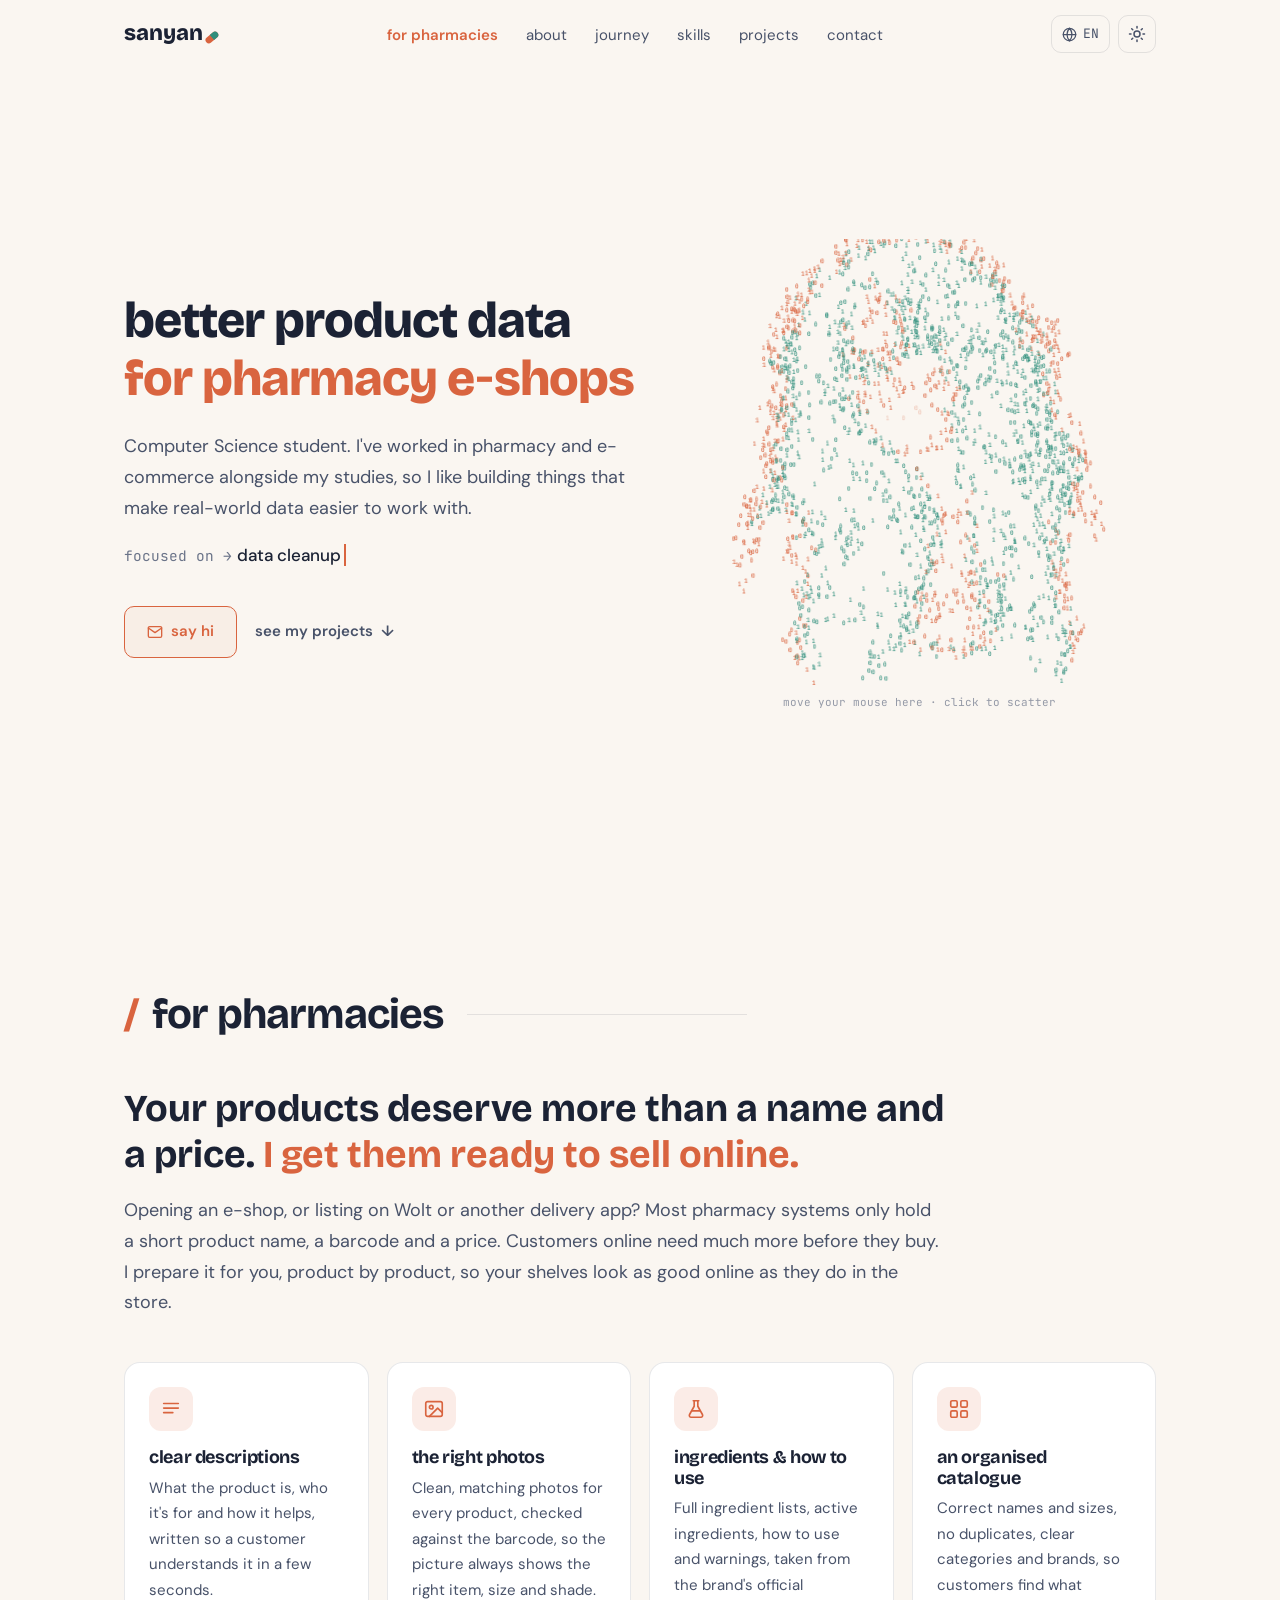
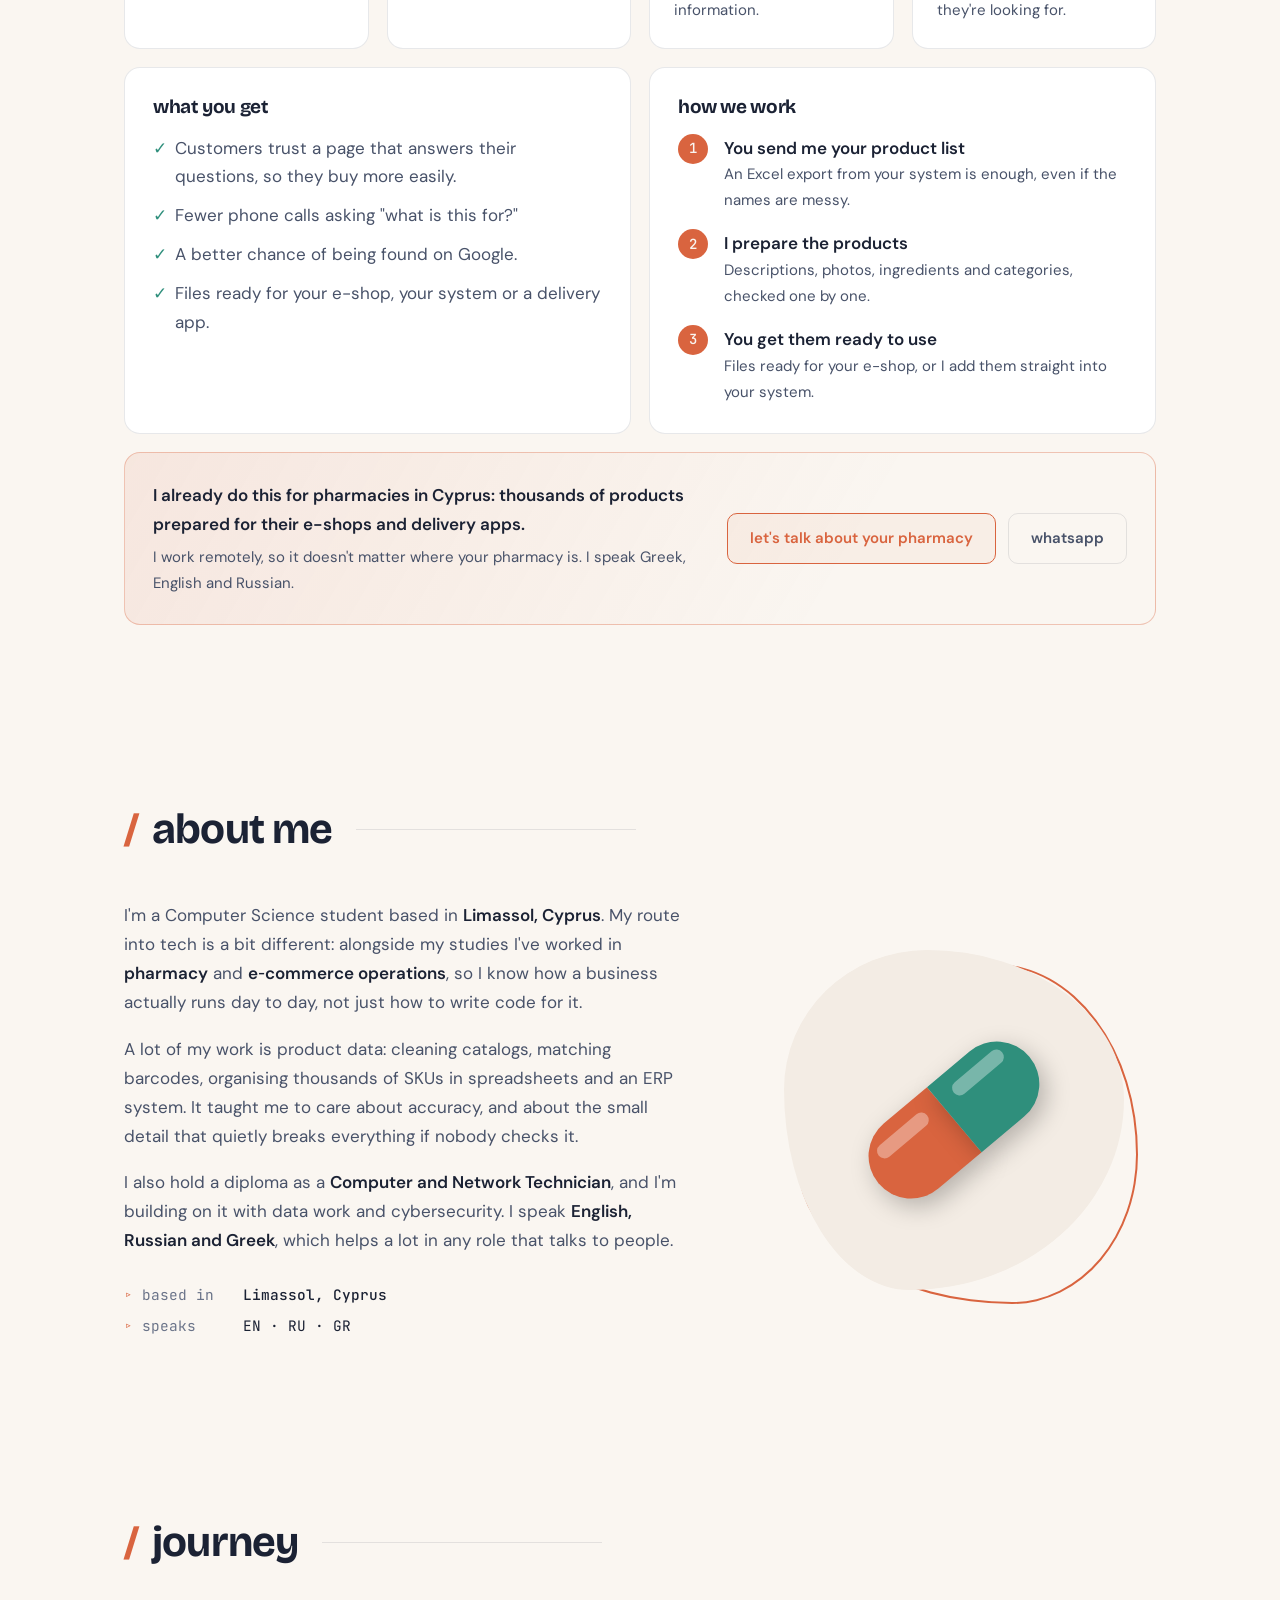
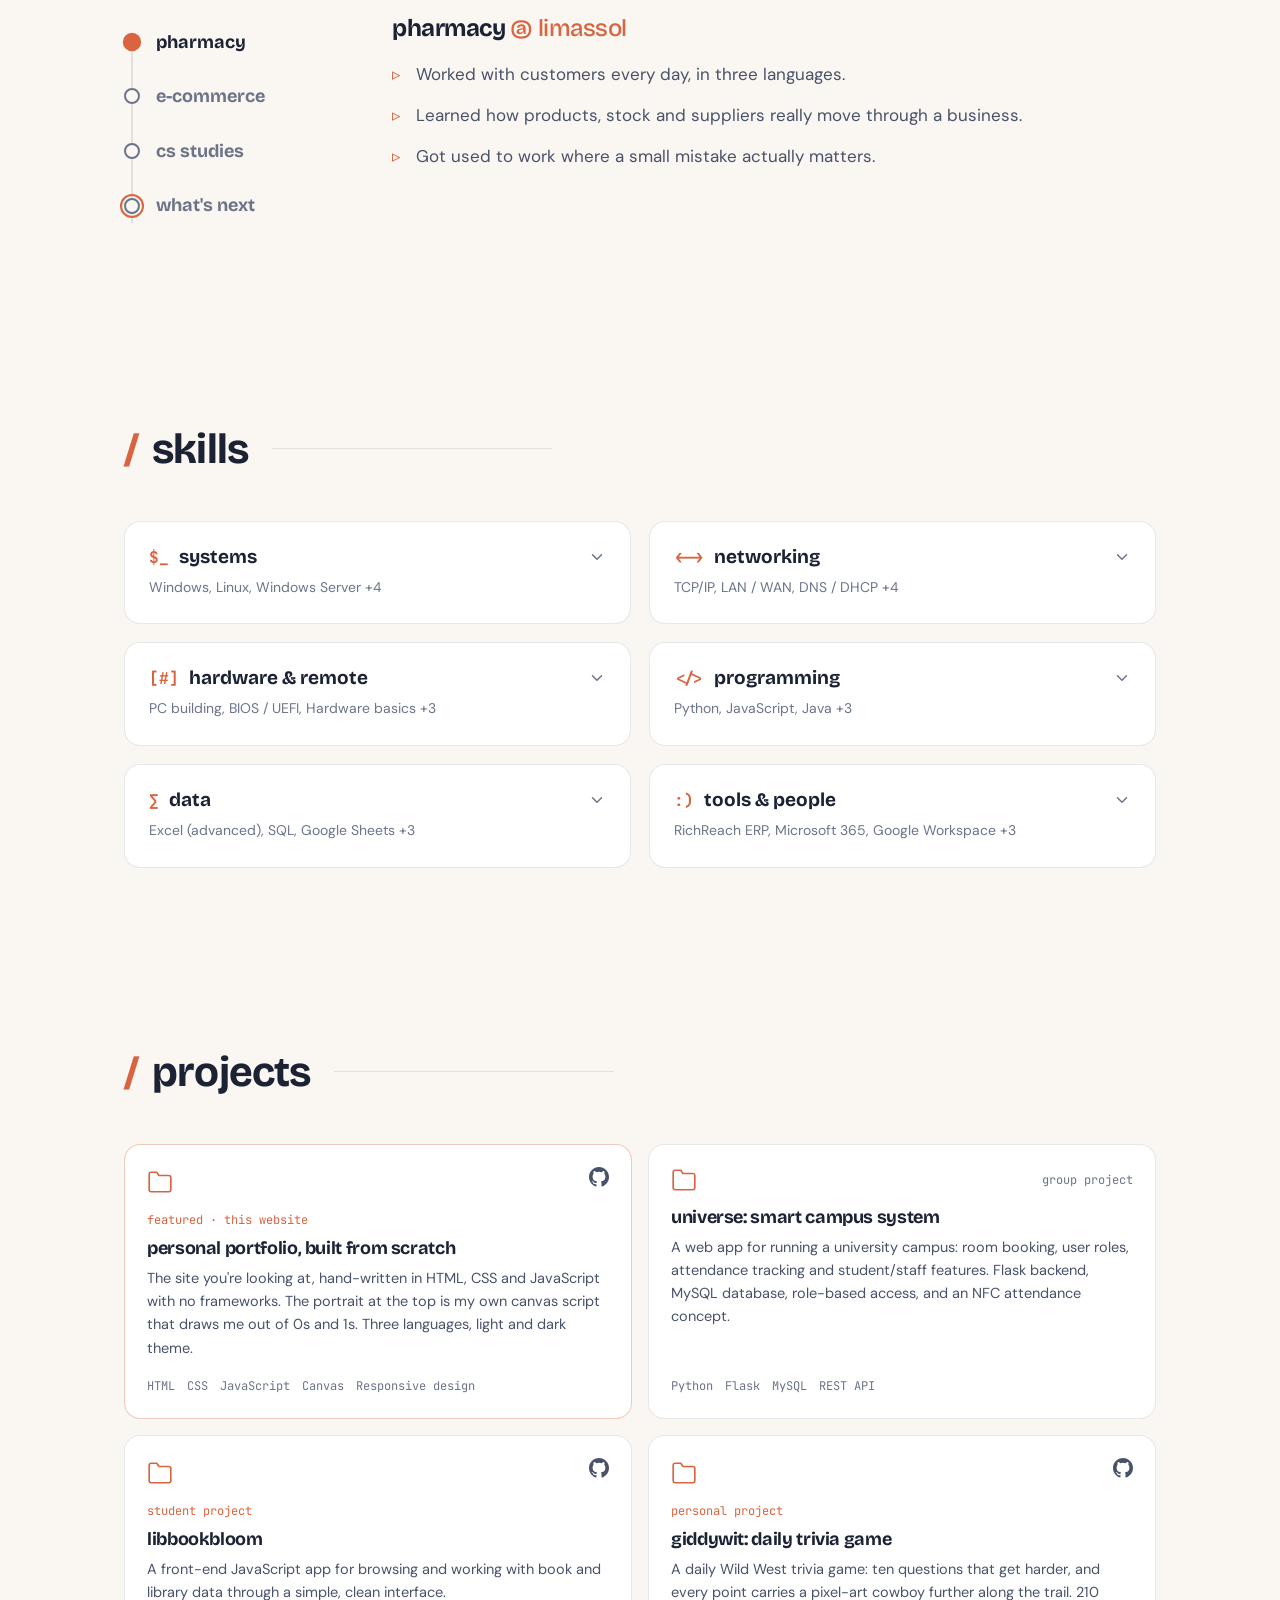
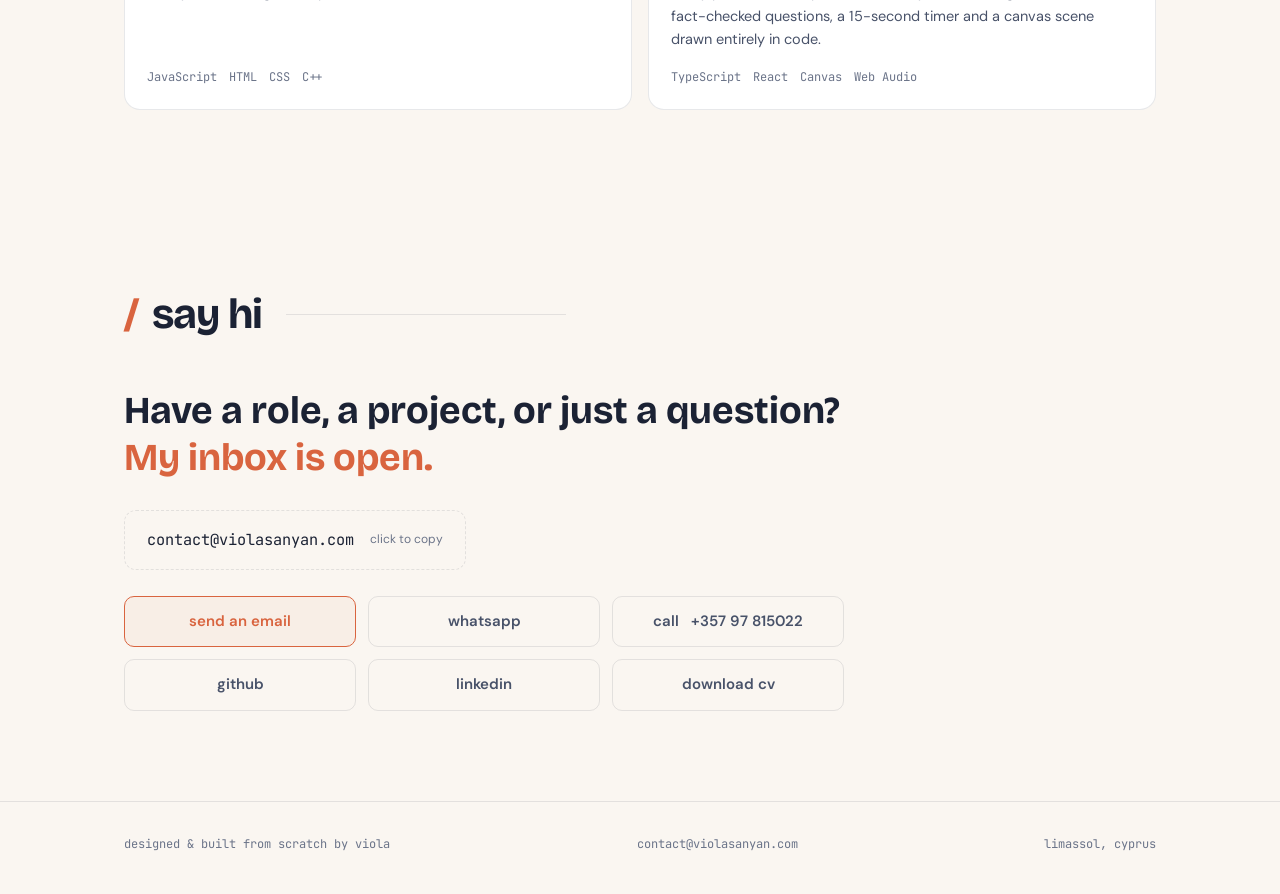
<file: index.html>
<!DOCTYPE html>
<html lang="en" data-theme="dark">
<head>
    <meta charset="UTF-8">
    <meta name="viewport" content="width=device-width, initial-scale=1.0">
    <meta name="description" content="Viola Sanyan — CS student and Computer &amp; Network Technician in Limassol, Cyprus. Product data, IT support and Linux, with hands-on work in pharmacy and e-commerce.">
    <title>Viola Sanyan</title>
    <link rel="icon" href="assets/favicon.svg" type="image/svg+xml">
    <link rel="icon" href="assets/favicon-32.png" type="image/png" sizes="32x32">
    <link rel="apple-touch-icon" href="assets/apple-touch-icon.png">

    <!-- Link preview when the site is shared (LinkedIn, WhatsApp, email...) -->
    <meta property="og:type" content="website">
    <meta property="og:url" content="https://violasanyan.com/">
    <meta property="og:title" content="Viola Sanyan · better product data for pharmacy e-shops">
    <meta property="og:description" content="CS student and Computer &amp; Network Technician in Limassol, Cyprus. Product data, IT support and Linux, with hands-on work in pharmacy and e-commerce.">
    <meta property="og:image" content="https://violasanyan.com/assets/og-image.png">
    <meta property="og:image:width" content="1200">
    <meta property="og:image:height" content="630">
    <meta property="og:image:alt" content="sanyan logo with an open capsule spilling 0s and 1s">
    <meta name="twitter:card" content="summary_large_image">
    <link rel="preconnect" href="https://fonts.googleapis.com">
    <link rel="preconnect" href="https://fonts.gstatic.com" crossorigin>
    <link href="https://fonts.googleapis.com/css2?family=Bricolage+Grotesque:opsz,wght@12..96,500;12..96,700;12..96,800&family=DM+Sans:opsz,wght@9..40,400;9..40,500;9..40,600&family=JetBrains+Mono:wght@400;500&family=Manrope:wght@400;500;600;700;800&display=swap" rel="stylesheet">
    <link rel="stylesheet" href="css/style.css?v=11">
</head>
<body>

    <!-- =====================================================
         NAVBAR
    ====================================================== -->
    <nav class="navbar" id="navbar">
        <div class="nav-inner">
            <a href="#home" class="nav-logo" aria-label="sanyan, back to top">sanyan<svg class="logo-capsule" viewBox="0 0 72 100" aria-hidden="true"><g transform="translate(36 66) rotate(-40) scale(1.18)"><rect class="cap-a" x="-28" y="-13" width="56" height="26" rx="13"/><path class="cap-b" d="M0 -13 H15 A13 13 0 0 1 15 13 H0 Z"/></g></svg></a>
            <ul class="nav-links" id="navLinks">
                <li><a href="#pharmacies" class="nav-link nav-link-highlight" data-i18n="nav.pharmacies">for pharmacies</a></li>
                <li><a href="#about"    class="nav-link" data-i18n="nav.about">about</a></li>
                <li><a href="#journey"  class="nav-link" data-i18n="nav.journey">journey</a></li>
                <li><a href="#skills"   class="nav-link" data-i18n="nav.skills">skills</a></li>
                <li><a href="#projects" class="nav-link" data-i18n="nav.projects">projects</a></li>
                <li><a href="#contact"  class="nav-link" data-i18n="nav.contact">contact</a></li>
            </ul>
            <div class="nav-actions">
                <!-- Language switch: the menu is filled in by js/i18n.js -->
                <div class="lang-switch" id="langSwitch">
                    <button class="lang-toggle mono" id="langToggle" aria-haspopup="true" aria-expanded="false" aria-label="Choose language" data-i18n-aria="aria.lang">
                        <svg width="15" height="15" viewBox="0 0 24 24" fill="none" stroke="currentColor" stroke-width="2" stroke-linecap="round" stroke-linejoin="round" aria-hidden="true"><circle cx="12" cy="12" r="10"/><path d="M2 12h20M12 2a15.3 15.3 0 0 1 4 10 15.3 15.3 0 0 1-4 10 15.3 15.3 0 0 1-4-10 15.3 15.3 0 0 1 4-10z"/></svg>
                        <span id="langCurrent">EN</span>
                    </button>
                    <ul class="lang-menu" id="langMenu">
                        <li><button class="lang-option" data-lang="en" lang="en">English</button></li>
                        <li><button class="lang-option" data-lang="el" lang="el">Ελληνικά</button></li>
                        <li><button class="lang-option" data-lang="ru" lang="ru">Русский</button></li>
                    </ul>
                </div>
                <!-- Light / dark switch -->
                <button class="theme-toggle" id="themeToggle" aria-label="Switch light or dark theme" data-i18n-aria="aria.theme">
                    <svg class="icon-moon" width="18" height="18" viewBox="0 0 24 24" fill="none" stroke="currentColor" stroke-width="2" stroke-linecap="round" stroke-linejoin="round"><path d="M21 12.79A9 9 0 1 1 11.21 3 7 7 0 0 0 21 12.79z"/></svg>
                    <svg class="icon-sun" width="18" height="18" viewBox="0 0 24 24" fill="none" stroke="currentColor" stroke-width="2" stroke-linecap="round" stroke-linejoin="round"><circle cx="12" cy="12" r="4"/><path d="M12 2v2M12 20v2M4.93 4.93l1.41 1.41M17.66 17.66l1.41 1.41M2 12h2M20 12h2M4.93 19.07l1.41-1.41M17.66 6.34l1.41-1.41"/></svg>
                </button>
                <button class="nav-toggle" id="navToggle" aria-label="Toggle menu" data-i18n-aria="aria.menu">
                    <span></span>
                    <span></span>
                </button>
            </div>
        </div>
    </nav>

    <!-- =====================================================
         HERO — text on the left, interactive particles on the right
    ====================================================== -->
    <section id="home" class="hero">
        <div class="container hero-grid">

            <div class="hero-content">
                <h1 class="hero-name" data-i18n="hero.title">better product data<br> <span class="accent">for pharmacy e&#8209;shops</span></h1>

                <p class="hero-desc" data-i18n="hero.desc">
                    Computer Science student. I've worked in pharmacy and e-commerce
                    alongside my studies, so I like building things that make real-world
                    data easier to work with.
                </p>

                <p class="hero-roles">
                    <span class="mono" data-i18n="hero.focused">focused on →</span>
                    <span class="typewriter" id="typewriter"></span>
                </p>

                <div class="hero-buttons">
                    <a href="#contact" class="btn btn-primary">
                        <svg width="16" height="16" viewBox="0 0 24 24" fill="none" stroke="currentColor" stroke-width="2" stroke-linecap="round" stroke-linejoin="round"><path d="M4 4h16c1.1 0 2 .9 2 2v12c0 1.1-.9 2-2 2H4c-1.1 0-2-.9-2-2V6c0-1.1.9-2 2-2z"/><polyline points="22,6 12,13 2,6"/></svg>
                        <span data-i18n="hero.sayHi">say hi</span>
                    </a>
                    <a href="#projects" class="btn btn-link"><span data-i18n="hero.seeProjects">see my projects</span> <span aria-hidden="true">↓</span></a>
                </div>
            </div>

            <!-- Particle canvas: move the mouse over it, click to scatter -->
            <div class="hero-art" id="heroArt">
                <canvas id="particles" aria-hidden="true"></canvas>
                <p class="hero-art-hint mono" data-i18n="hero.hint">move your mouse here · click to scatter</p>
            </div>
        </div>
    </section>

    <!-- =====================================================
         FOR PHARMACIES — what I offer, in plain language
    ====================================================== -->
    <section id="pharmacies" class="section">
        <div class="container">
            <h2 class="section-title"><span class="slash">/</span> <span data-i18n="ph.title">for pharmacies</span></h2>

            <div class="ph-intro reveal">
                <p class="ph-big" data-i18n="ph.big">Your products deserve more than a name and a price. <span class="accent">I get them ready to sell online.</span></p>
                <p class="ph-lead" data-i18n="ph.intro">Opening an e-shop, or listing on Wolt or another delivery app? Most pharmacy systems only hold a short product name, a barcode and a price. Customers online need much more before they buy. I prepare it for you, product by product, so your shelves look as good online as they do in the store.</p>
            </div>

            <div class="services-grid">
                    <div class="service-card reveal">
                        <span class="service-icon"><svg width="22" height="22" viewBox="0 0 24 24" fill="none" stroke="currentColor" stroke-width="1.8" stroke-linecap="round" stroke-linejoin="round" aria-hidden="true"><path d="M4 6h16M4 11h16M4 16h10"/></svg></span>
                        <h3 data-i18n="ph.c1Title">Clear descriptions</h3>
                        <p data-i18n="ph.c1Text">What the product is, who it's for and how it helps, written so a customer understands it in a few seconds.</p>
                    </div>
                    <div class="service-card reveal">
                        <span class="service-icon"><svg width="22" height="22" viewBox="0 0 24 24" fill="none" stroke="currentColor" stroke-width="1.8" stroke-linecap="round" stroke-linejoin="round" aria-hidden="true"><rect x="3" y="4" width="18" height="16" rx="2"/><circle cx="9" cy="10" r="2"/><path d="m21 16-5-5-9 9"/></svg></span>
                        <h3 data-i18n="ph.c2Title">The right photos</h3>
                        <p data-i18n="ph.c2Text">Clean, matching photos for every product, checked against the barcode, so the picture always shows the right item, size and shade.</p>
                    </div>
                    <div class="service-card reveal">
                        <span class="service-icon"><svg width="22" height="22" viewBox="0 0 24 24" fill="none" stroke="currentColor" stroke-width="1.8" stroke-linecap="round" stroke-linejoin="round" aria-hidden="true"><path d="M9 3h6M10 3v6L5 18a2 2 0 0 0 1.7 3h10.6a2 2 0 0 0 1.7-3l-5-9V3"/><path d="M7.5 14h9"/></svg></span>
                        <h3 data-i18n="ph.c3Title">Ingredients &amp; how to use</h3>
                        <p data-i18n="ph.c3Text">Full ingredient lists, active ingredients, how to use and warnings, taken from the brand's official information.</p>
                    </div>
                    <div class="service-card reveal">
                        <span class="service-icon"><svg width="22" height="22" viewBox="0 0 24 24" fill="none" stroke="currentColor" stroke-width="1.8" stroke-linecap="round" stroke-linejoin="round" aria-hidden="true"><rect x="3" y="3" width="7" height="7" rx="1.5"/><rect x="14" y="3" width="7" height="7" rx="1.5"/><rect x="3" y="14" width="7" height="7" rx="1.5"/><rect x="14" y="14" width="7" height="7" rx="1.5"/></svg></span>
                        <h3 data-i18n="ph.c4Title">An organised catalogue</h3>
                        <p data-i18n="ph.c4Text">Correct names and sizes, no duplicates, clear categories and brands, so customers find what they're looking for.</p>
                    </div>
            </div>

            <div class="ph-columns">
                <div class="ph-box reveal">
                    <h3 data-i18n="ph.whyTitle">what you get</h3>
                    <ul class="ph-list">
                        <li data-i18n="ph.w1">Customers trust a page that answers their questions, so they buy more easily.</li>
                        <li data-i18n="ph.w2">Fewer phone calls asking "what is this for?"</li>
                        <li data-i18n="ph.w3">A better chance of being found on Google.</li>
                        <li data-i18n="ph.w4">Files ready for your e-shop, your system or a delivery app.</li>
                    </ul>
                </div>
                <div class="ph-box reveal">
                    <h3 data-i18n="ph.howTitle">how we work</h3>
                    <ol class="ph-steps">
                        <li><b data-i18n="ph.s1Title">You send me your product list</b><span data-i18n="ph.s1Text">An Excel export from your system is enough, even if the names are messy.</span></li>
                        <li><b data-i18n="ph.s2Title">I prepare the products</b><span data-i18n="ph.s2Text">Descriptions, photos, ingredients and categories, checked one by one.</span></li>
                        <li><b data-i18n="ph.s3Title">You get them ready to use</b><span data-i18n="ph.s3Text">Files ready for your e-shop, or I add them straight into your system.</span></li>
                    </ol>
                </div>
            </div>

            <div class="ph-cta reveal">
                <div>
                    <p class="ph-proof" data-i18n="ph.proof">I already do this for pharmacies in Cyprus: thousands of products prepared for their e-shops and delivery apps.</p>
                    <p class="ph-remote" data-i18n="ph.remote">I work remotely, so it doesn't matter where your pharmacy is. I speak Greek, English and Russian.</p>
                </div>
                <div class="ph-cta-buttons">
                    <a href="#contact" class="btn btn-primary" data-i18n="ph.cta">let's talk about your pharmacy</a>
                    <a href="https://wa.me/35797815022" target="_blank" rel="noopener" class="btn btn-outline">whatsapp</a>
                </div>
            </div>
        </div>
    </section>

    <!-- =====================================================
         ABOUT
    ====================================================== -->
    <section id="about" class="section">
        <div class="container">
            <h2 class="section-title"><span class="slash">/</span> <span data-i18n="about.title">about me</span></h2>

            <div class="about-grid">
                <div class="about-text reveal">
                    <p data-i18n="about.p1">
                        I'm a Computer Science student based in <strong>Limassol, Cyprus</strong>.
                        My route into tech is a bit different: alongside my studies I've worked in
                        <strong>pharmacy</strong> and <strong>e&#8209;commerce operations</strong>, so I know how
                        a business actually runs day to day, not just how to write code for it.
                    </p>
                    <p data-i18n="about.p2">
                        A lot of my work is product data: cleaning catalogs, matching barcodes,
                        organising thousands of SKUs in spreadsheets and an ERP system. It taught me
                        to care about accuracy, and about the small detail that quietly breaks
                        everything if nobody checks it.
                    </p>
                    <p data-i18n="about.p3">
                        I also hold a diploma as a <strong>Computer and Network Technician</strong>,
                        and I'm building on it with data work and cybersecurity.
                        I speak <strong>English, Russian and Greek</strong>, which helps a lot in any role
                        that talks to people.
                    </p>

                    <ul class="about-facts mono">
                        <li><span data-i18n="about.basedIn">based in</span> <b data-i18n="about.city">Limassol, Cyprus</b></li>
                        <li><span data-i18n="about.speaks">speaks</span> EN · RU · GR</li>
                    </ul>
                </div>

                <!-- Capsule in a morphing blob (stands in until there is a photo).
                     Hover or tap: the capsule opens and 0s and 1s spill out. -->
                <div class="about-photo reveal" id="aboutPhoto">
                    <div class="blob" aria-hidden="true">
                        <div class="pill">
                            <span class="pill-half pill-left"></span>
                            <span class="pill-half pill-right"></span>
                        </div>
                        <div class="pill-bits" id="pillBits"></div>
                    </div>
                    <div class="blob-ring" aria-hidden="true"></div>
                </div>
            </div>
        </div>
    </section>

    <!-- =====================================================
         JOURNEY — clickable milestones
    ====================================================== -->
    <section id="journey" class="section">
        <div class="container">
            <h2 class="section-title"><span class="slash">/</span> <span data-i18n="journey.title">journey</span></h2>

            <div class="journey reveal">
                <!-- The milestone list (works like tabs) -->
                <div class="journey-tabs" role="tablist" aria-label="Career milestones" data-i18n-aria="aria.milestones">
                    <button class="journey-tab active" role="tab" aria-selected="true" data-step="0">
                        <span class="journey-dot"></span><span data-i18n="journey.tab1">pharmacy</span>
                    </button>
                    <button class="journey-tab" role="tab" aria-selected="false" data-step="1">
                        <span class="journey-dot"></span><span data-i18n="journey.tab2">e-commerce</span>
                    </button>
                    <button class="journey-tab" role="tab" aria-selected="false" data-step="2">
                        <span class="journey-dot"></span><span data-i18n="journey.tab3">cs studies</span>
                    </button>
                    <button class="journey-tab" role="tab" aria-selected="false" data-step="3">
                        <span class="journey-dot pulse"></span><span data-i18n="journey.tab4">what's next</span>
                    </button>
                </div>

                <!-- One panel per milestone -->
                <div class="journey-panels">
                    <div class="journey-panel active" role="tabpanel">
                        <h3 data-i18n="journey.h1">pharmacy <span class="accent">@ Limassol</span></h3>
                        <ul>
                            <li data-i18n="journey.p1.1">Worked with customers every day, in three languages.</li>
                            <li data-i18n="journey.p1.2">Learned how products, stock and suppliers really move through a business.</li>
                            <li data-i18n="journey.p1.3">Got used to work where a small mistake actually matters.</li>
                        </ul>
                    </div>
                    <div class="journey-panel" role="tabpanel">
                        <h3 data-i18n="journey.h2">e-commerce <span class="accent">@ online pharmacy stores</span></h3>
                        <ul>
                            <li data-i18n="journey.p2.1">Manage product catalogs with thousands of SKUs in Excel and an ERP system.</li>
                            <li data-i18n="journey.p2.2">Match barcodes, clean product data, and keep stock and categories correct.</li>
                            <li data-i18n="journey.p2.3">Prepare listings for delivery platforms and the stores' websites.</li>
                        </ul>
                    </div>
                    <div class="journey-panel" role="tabpanel">
                        <h3 data-i18n="journey.h3">computer science <span class="accent">@ university</span></h3>
                        <ul>
                            <li data-i18n="journey.p3.1">Diploma as a Computer and Network Technician.</li>
                            <li data-i18n="journey.p3.2">Programming in Python, C++ and JavaScript, plus databases and networking.</li>
                            <li data-i18n="journey.p3.3">Group project: UniVerse, a smart campus system built with Flask and MySQL.</li>
                            <li data-i18n="journey.p3.4">Thesis on using AI to enrich product catalogs for Cypriot pharmacies.</li>
                        </ul>
                    </div>
                    <div class="journey-panel" role="tabpanel">
                        <h3 data-i18n="journey.h4">what's next <span class="accent">@ ?</span></h3>
                        <ul>
                            <li data-i18n="journey.p4.1">Looking for a junior role in data, IT support or e-commerce systems.</li>
                            <li data-i18n="journey.p4.2">Currently learning cybersecurity, and I'd like to build my career in it.</li>
                        </ul>
                    </div>
                </div>
            </div>
        </div>
    </section>

    <!-- =====================================================
         SKILLS
    ====================================================== -->
    <section id="skills" class="section">
        <div class="container">
            <h2 class="section-title"><span class="slash">/</span> <span data-i18n="skills.title">skills</span></h2>

            <div class="skills-grid">
                <div class="skill-card reveal">
                    <h3 class="skill-card-title"><button class="skill-toggle" aria-expanded="false"><span class="skill-name"><span class="mono accent">$_</span> <span data-i18n="skills.systems">systems</span></span><svg class="skill-chevron" width="18" height="18" viewBox="0 0 24 24" fill="none" stroke="currentColor" stroke-width="2" stroke-linecap="round" stroke-linejoin="round" aria-hidden="true"><path d="m6 9 6 6 6-6"/></svg></button></h3>
                    <p class="skill-preview" aria-hidden="true"></p>
                    <div class="skill-body">
                    <div class="skill-tags">
                        <span class="tag">Windows</span>
                        <span class="tag">Linux</span>
                        <span class="tag">Windows Server</span>
                        <span class="tag">Active Directory</span>
                        <span class="tag" data-i18n="tag.accounts">User accounts</span>
                        <span class="tag" data-i18n="tag.backups">Backups</span>
                        <span class="tag" data-i18n="tag.troubleshooting">Troubleshooting</span>
                    </div>
                    </div>
                </div>

                <div class="skill-card reveal">
                    <h3 class="skill-card-title"><button class="skill-toggle" aria-expanded="false"><span class="skill-name"><span class="mono accent">&lt;-&gt;</span> <span data-i18n="skills.networking">networking</span></span><svg class="skill-chevron" width="18" height="18" viewBox="0 0 24 24" fill="none" stroke="currentColor" stroke-width="2" stroke-linecap="round" stroke-linejoin="round" aria-hidden="true"><path d="m6 9 6 6 6-6"/></svg></button></h3>
                    <p class="skill-preview" aria-hidden="true"></p>
                    <div class="skill-body">
                    <div class="skill-tags">
                        <span class="tag">TCP/IP</span>
                        <span class="tag">LAN / WAN</span>
                        <span class="tag">DNS / DHCP</span>
                        <span class="tag">NAT / VPN</span>
                        <span class="tag" data-i18n="tag.vlans">VLANs &amp; subnetting</span>
                        <span class="tag">Routing / switching</span>
                        <span class="tag">Cisco Packet Tracer</span>
                    </div>
                    </div>
                </div>

                <div class="skill-card reveal">
                    <h3 class="skill-card-title"><button class="skill-toggle" aria-expanded="false"><span class="skill-name"><span class="mono accent">[#]</span> <span data-i18n="skills.hardware">hardware &amp; remote</span></span><svg class="skill-chevron" width="18" height="18" viewBox="0 0 24 24" fill="none" stroke="currentColor" stroke-width="2" stroke-linecap="round" stroke-linejoin="round" aria-hidden="true"><path d="m6 9 6 6 6-6"/></svg></button></h3>
                    <p class="skill-preview" aria-hidden="true"></p>
                    <div class="skill-body">
                    <div class="skill-tags">
                        <span class="tag" data-i18n="tag.pcBuilding">PC building</span>
                        <span class="tag">BIOS / UEFI</span>
                        <span class="tag" data-i18n="tag.hwBasics">Hardware basics</span>
                        <span class="tag">VirtualBox / VMware</span>
                        <span class="tag">SSH / RDP</span>
                        <span class="tag">TeamViewer / AnyDesk</span>
                    </div>
                    </div>
                </div>

                <div class="skill-card reveal">
                    <h3 class="skill-card-title"><button class="skill-toggle" aria-expanded="false"><span class="skill-name"><span class="mono accent">&lt;/&gt;</span> <span data-i18n="skills.programming">programming</span></span><svg class="skill-chevron" width="18" height="18" viewBox="0 0 24 24" fill="none" stroke="currentColor" stroke-width="2" stroke-linecap="round" stroke-linejoin="round" aria-hidden="true"><path d="m6 9 6 6 6-6"/></svg></button></h3>
                    <p class="skill-preview" aria-hidden="true"></p>
                    <div class="skill-body">
                    <div class="skill-tags">
                        <span class="tag">Python</span>
                        <span class="tag">JavaScript</span>
                        <span class="tag">Java</span>
                        <span class="tag">C++</span>
                        <span class="tag">HTML / CSS</span>
                        <span class="tag">Git / GitHub</span>
                    </div>
                    </div>
                </div>

                <div class="skill-card reveal">
                    <h3 class="skill-card-title"><button class="skill-toggle" aria-expanded="false"><span class="skill-name"><span class="mono accent">∑</span> <span data-i18n="skills.data">data</span></span><svg class="skill-chevron" width="18" height="18" viewBox="0 0 24 24" fill="none" stroke="currentColor" stroke-width="2" stroke-linecap="round" stroke-linejoin="round" aria-hidden="true"><path d="m6 9 6 6 6-6"/></svg></button></h3>
                    <p class="skill-preview" aria-hidden="true"></p>
                    <div class="skill-body">
                    <div class="skill-tags">
                        <span class="tag" data-i18n="tag.excel">Excel (advanced)</span>
                        <span class="tag">SQL</span>
                        <span class="tag">Google Sheets</span>
                        <span class="tag" data-i18n="tag.datasets">Product datasets</span>
                        <span class="tag" data-i18n="tag.cleaning">Data cleaning</span>
                        <span class="tag" data-i18n="tag.bulk">Bulk automation</span>
                    </div>
                    </div>
                </div>

                <div class="skill-card reveal">
                    <h3 class="skill-card-title"><button class="skill-toggle" aria-expanded="false"><span class="skill-name"><span class="mono accent">:)</span> <span data-i18n="skills.tools">tools &amp; people</span></span><svg class="skill-chevron" width="18" height="18" viewBox="0 0 24 24" fill="none" stroke="currentColor" stroke-width="2" stroke-linecap="round" stroke-linejoin="round" aria-hidden="true"><path d="m6 9 6 6 6-6"/></svg></button></h3>
                    <p class="skill-preview" aria-hidden="true"></p>
                    <div class="skill-body">
                    <div class="skill-tags">
                        <span class="tag">RichReach ERP</span>
                        <span class="tag">Microsoft 365</span>
                        <span class="tag">Google Workspace</span>
                        <span class="tag">Notion</span>
                        <span class="tag" data-i18n="tag.support">EN · RU · GR support</span>
                        <span class="tag" data-i18n="tag.problems">Problem solving</span>
                    </div>
                    </div>
                </div>
            </div>
        </div>
    </section>

    <!-- =====================================================
         PROJECTS
    ====================================================== -->
    <section id="projects" class="section">
        <div class="container">
            <h2 class="section-title"><span class="slash">/</span> <span data-i18n="projects.title">projects</span></h2>

            <div class="projects-grid">

                <article class="project-card project-featured reveal">
                    <div class="project-top">
                        <svg class="folder" width="34" height="34" viewBox="0 0 24 24" fill="none" stroke="currentColor" stroke-width="1.5" stroke-linecap="round" stroke-linejoin="round"><path d="M22 19a2 2 0 0 1-2 2H4a2 2 0 0 1-2-2V5a2 2 0 0 1 2-2h5l2 3h9a2 2 0 0 1 2 2z"/></svg>
                        <div class="project-links">
                            <a href="https://github.com/br10che/portfolio-website" target="_blank" rel="noopener" aria-label="Source code on GitHub" data-i18n-aria="aria.source">
                                <svg width="20" height="20" viewBox="0 0 24 24" fill="currentColor"><path d="M12 0C5.37 0 0 5.37 0 12c0 5.3 3.44 9.8 8.2 11.39.6.11.8-.26.8-.58v-2.23c-3.34.73-4.03-1.42-4.03-1.42-.55-1.39-1.33-1.76-1.33-1.76-1.09-.75.08-.73.08-.73 1.2.08 1.84 1.24 1.84 1.24 1.07 1.83 2.81 1.3 3.49 1 .11-.78.42-1.31.76-1.61-2.67-.3-5.47-1.33-5.47-5.93 0-1.31.47-2.38 1.24-3.22-.12-.3-.54-1.52.12-3.18 0 0 1-.32 3.3 1.23a11.5 11.5 0 0 1 6 0c2.29-1.55 3.3-1.23 3.3-1.23.65 1.65.24 2.87.12 3.18.77.84 1.23 1.91 1.23 3.22 0 4.61-2.8 5.62-5.48 5.92.43.37.82 1.1.82 2.22v3.29c0 .32.19.69.8.58C20.57 21.8 24 17.3 24 12c0-6.63-5.37-12-12-12z"/></svg>
                            </a>
                        </div>
                    </div>
                    <span class="project-label mono" data-i18n="projects.featuredLabel">featured · this website</span>
                    <h3 class="project-title" data-i18n="projects.p1Title">personal portfolio, built from scratch</h3>
                    <p class="project-desc" data-i18n="projects.p1Desc">
                        The site you're looking at, hand-written in HTML, CSS and JavaScript with no
                        frameworks. The portrait at the top is my own canvas script that draws me out
                        of 0s and 1s. Three languages, light and dark theme.
                    </p>
                    <ul class="project-tags mono">
                        <li>HTML</li><li>CSS</li><li>JavaScript</li><li>Canvas</li><li>Responsive design</li>
                    </ul>
                </article>

                <article class="project-card reveal">
                    <div class="project-top">
                        <svg class="folder" width="34" height="34" viewBox="0 0 24 24" fill="none" stroke="currentColor" stroke-width="1.5" stroke-linecap="round" stroke-linejoin="round"><path d="M22 19a2 2 0 0 1-2 2H4a2 2 0 0 1-2-2V5a2 2 0 0 1 2-2h5l2 3h9a2 2 0 0 1 2 2z"/></svg>
                        <span class="project-label mono" data-i18n="projects.groupLabel">group project</span>
                    </div>
                    <h3 class="project-title" data-i18n="projects.p2Title">universe: smart campus system</h3>
                    <p class="project-desc" data-i18n="projects.p2Desc">
                        A web app for running a university campus: room booking, user roles,
                        attendance tracking and student/staff features. Flask backend, MySQL
                        database, role-based access, and an NFC attendance concept.
                    </p>
                    <ul class="project-tags mono">
                        <li>Python</li><li>Flask</li><li>MySQL</li><li>REST API</li>
                    </ul>
                </article>

                <article class="project-card reveal">
                    <div class="project-top">
                        <svg class="folder" width="34" height="34" viewBox="0 0 24 24" fill="none" stroke="currentColor" stroke-width="1.5" stroke-linecap="round" stroke-linejoin="round"><path d="M22 19a2 2 0 0 1-2 2H4a2 2 0 0 1-2-2V5a2 2 0 0 1 2-2h5l2 3h9a2 2 0 0 1 2 2z"/></svg>
                        <div class="project-links">
                            <a href="https://github.com/br10che/LibBookBloom" target="_blank" rel="noopener" aria-label="Source code on GitHub" data-i18n-aria="aria.source">
                                <svg width="20" height="20" viewBox="0 0 24 24" fill="currentColor"><path d="M12 0C5.37 0 0 5.37 0 12c0 5.3 3.44 9.8 8.2 11.39.6.11.8-.26.8-.58v-2.23c-3.34.73-4.03-1.42-4.03-1.42-.55-1.39-1.33-1.76-1.33-1.76-1.09-.75.08-.73.08-.73 1.2.08 1.84 1.24 1.84 1.24 1.07 1.83 2.81 1.3 3.49 1 .11-.78.42-1.31.76-1.61-2.67-.3-5.47-1.33-5.47-5.93 0-1.31.47-2.38 1.24-3.22-.12-.3-.54-1.52.12-3.18 0 0 1-.32 3.3 1.23a11.5 11.5 0 0 1 6 0c2.29-1.55 3.3-1.23 3.3-1.23.65 1.65.24 2.87.12 3.18.77.84 1.23 1.91 1.23 3.22 0 4.61-2.8 5.62-5.48 5.92.43.37.82 1.1.82 2.22v3.29c0 .32.19.69.8.58C20.57 21.8 24 17.3 24 12c0-6.63-5.37-12-12-12z"/></svg>
                            </a>
                        </div>
                    </div>
                    <span class="project-label mono" data-i18n="projects.studentLabel">student project</span>
                    <h3 class="project-title">libbookbloom</h3>
                    <p class="project-desc" data-i18n="projects.p3Desc">
                        A front-end JavaScript app for browsing and working with book and
                        library data through a simple, clean interface.
                    </p>
                    <ul class="project-tags mono">
                        <li>JavaScript</li><li>HTML</li><li>CSS</li><li>C++</li>
                    </ul>
                </article>

                <article class="project-card reveal">
                    <div class="project-top">
                        <svg class="folder" width="34" height="34" viewBox="0 0 24 24" fill="none" stroke="currentColor" stroke-width="1.5" stroke-linecap="round" stroke-linejoin="round"><path d="M22 19a2 2 0 0 1-2 2H4a2 2 0 0 1-2-2V5a2 2 0 0 1 2-2h5l2 3h9a2 2 0 0 1 2 2z"/></svg>
                        <div class="project-links">
                            <a href="https://github.com/br10che/giddywit" target="_blank" rel="noopener" aria-label="Source code on GitHub" data-i18n-aria="aria.source">
                                <svg width="20" height="20" viewBox="0 0 24 24" fill="currentColor"><path d="M12 0C5.37 0 0 5.37 0 12c0 5.3 3.44 9.8 8.2 11.39.6.11.8-.26.8-.58v-2.23c-3.34.73-4.03-1.42-4.03-1.42-.55-1.39-1.33-1.76-1.33-1.76-1.09-.75.08-.73.08-.73 1.2.08 1.84 1.24 1.84 1.24 1.07 1.83 2.81 1.3 3.49 1 .11-.78.42-1.31.76-1.61-2.67-.3-5.47-1.33-5.47-5.93 0-1.31.47-2.38 1.24-3.22-.12-.3-.54-1.52.12-3.18 0 0 1-.32 3.3 1.23a11.5 11.5 0 0 1 6 0c2.29-1.55 3.3-1.23 3.3-1.23.65 1.65.24 2.87.12 3.18.77.84 1.23 1.91 1.23 3.22 0 4.61-2.8 5.62-5.48 5.92.43.37.82 1.1.82 2.22v3.29c0 .32.19.69.8.58C20.57 21.8 24 17.3 24 12c0-6.63-5.37-12-12-12z"/></svg>
                            </a>
                        </div>
                    </div>
                    <span class="project-label mono" data-i18n="projects.personalLabel">personal project</span>
                    <h3 class="project-title" data-i18n="projects.p4Title">giddywit: daily trivia game</h3>
                    <p class="project-desc" data-i18n="projects.p4Desc">
                        A daily Wild West trivia game: ten questions that get harder, and every point
                        carries a pixel-art cowboy further along the trail. 210 fact-checked questions,
                        a 15-second timer and a canvas scene drawn entirely in code.
                    </p>
                    <ul class="project-tags mono">
                        <li>TypeScript</li><li>React</li><li>Canvas</li><li>Web Audio</li>
                    </ul>
                </article>

            </div>
        </div>
    </section>

    <!-- =====================================================
         CONTACT
    ====================================================== -->
    <section id="contact" class="section contact">
        <div class="container">
            <h2 class="section-title"><span class="slash">/</span> <span data-i18n="contact.title">say hi</span></h2>

            <div class="contact-box reveal">
                <p class="contact-big" data-i18n="contact.big">
                    Have a role, a project, or just a question?
                    <span class="accent">My inbox is open.</span>
                </p>

                <!-- Click to copy the email address -->
                <button class="copy-email" id="copyEmail" data-email="contact@violasanyan.com">
                    <span class="mono" id="copyEmailText">contact@violasanyan.com</span>
                    <span class="copy-hint" id="copyHint" data-i18n="contact.copyHint">click to copy</span>
                </button>

                <div class="contact-links">
                    <a href="mailto:contact@violasanyan.com" class="btn btn-primary" data-i18n="contact.send">send an email</a>
                    <a href="https://wa.me/35797815022" target="_blank" rel="noopener" class="btn btn-outline">whatsapp</a>
                    <a href="tel:+35797815022" class="btn btn-outline"><span data-i18n="contact.call">call</span>&nbsp;+357 97 815022</a>
                    <a href="https://github.com/br10che" target="_blank" rel="noopener" class="btn btn-outline">github</a>
                    <a href="https://linkedin.com/in/violasanyan" target="_blank" rel="noopener" class="btn btn-outline">linkedin</a>
                    <a href="assets/cv/viola-sanyan-cv.pdf" class="btn btn-outline" download data-i18n="contact.cv">download cv</a>
                </div>
            </div>
        </div>
    </section>

    <footer class="footer">
        <div class="container footer-inner mono">
            <p data-i18n="footer.built">designed &amp; built from scratch by viola</p>
            <p><a href="mailto:contact@violasanyan.com">contact@violasanyan.com</a></p>
            <p data-i18n="footer.city">limassol, cyprus</p>
        </div>
    </footer>

    <script src="js/portrait-data.js"></script>
    <script src="js/i18n.js?v=6"></script>
    <script src="js/script.js?v=5"></script>
</body>
</html>
</file>
<file: css/style.css>
/* ============================================================
   style.css — Viola Sanyan Portfolio
   ============================================================ */

/* ============================================================
   DESIGN TOKENS
   All colours live here. The dark theme is the default; the
   [data-theme="light"] block below swaps them for light mode.
   To try a different accent, change --accent and --accent-rgb.
   ============================================================ */
:root {
    --bg:        #0c1322;   /* deep ink navy */
    --surface:   #121b2e;   /* cards */
    --surface-2: #18233a;   /* hovered cards */
    --text:      #f5f5f5;
    --text-2:    #eeeeee;   /* body text */
    --text-3:    #939fb6;   /* small/secondary text: still readable, just quieter */
    --border:    rgba(231, 235, 243, 0.08);

    --accent:     #ffab8a;          /* warm apricot */
    --accent-rgb: 255, 171, 138;    /* same colour as numbers, for transparent versions */
    --accent-2:   #9fd8cb;          /* soft sea-green, used only in the particles + blob */

    /* Manrope fills in Greek and Cyrillic letters, which the first fonts don't have */
    --font-head: "Bricolage Grotesque", "Manrope", system-ui, sans-serif;
    --font-body: "DM Sans", "Manrope", system-ui, sans-serif;
    --font-mono: "JetBrains Mono", ui-monospace, monospace;

    --max-width: 1080px;
    --radius:    16px;
    --ease:      cubic-bezier(.2, .7, .2, 1);
}

[data-theme="light"] {
    --bg:        #faf6f1;   /* warm paper */
    --surface:   #ffffff;
    --surface-2: #f3ece4;
    --text:      #1b2234;
    --text-2:    #485269;
    --text-3:    #6b7489;   /* darker than before so small text stays readable on the light bg */
    --border:    rgba(27, 34, 52, 0.10);

    --accent:     #d9643f;          /* darker apricot so it's readable on light bg */
    --accent-rgb: 217, 100, 63;
    --accent-2:   #2f8f7c;
}

/* ============================================================
   RESET & BASE
   ============================================================ */
*, *::before, *::after { margin: 0; padding: 0; box-sizing: border-box; }

html { scroll-behavior: smooth; scroll-padding-top: 80px; }

body {
    font-family: var(--font-body);
    background: var(--bg);
    color: var(--text);
    font-size: 17px;
    line-height: 1.7;
    -webkit-font-smoothing: antialiased;
    transition: background .4s ease, color .4s ease;
    overflow-x: hidden;
}

/* All headings are lowercase — paragraph text is unaffected */
h1, h2, h3 {
    font-family: var(--font-head);
    text-transform: lowercase;
    line-height: 1.15;
    letter-spacing: -0.02em;
}

a { color: inherit; text-decoration: none; }
ul { list-style: none; }
button { font: inherit; color: inherit; background: none; border: 0; cursor: pointer; }

.container { max-width: var(--max-width); margin: 0 auto; padding: 0 24px; }
.accent { color: var(--accent); }
.mono { font-family: var(--font-mono); font-size: 0.85em; }

::selection { background: rgba(var(--accent-rgb), .3); }

/* Visible keyboard focus everywhere (good for accessibility) */
:focus-visible { outline: 2px dashed var(--accent); outline-offset: 4px; border-radius: 4px; }

/* ============================================================
   BUTTONS
   No more big filled purple button: the main button is an
   outline that fills with colour on hover.
   ============================================================ */
.btn {
    display: inline-flex;
    align-items: center;
    gap: 8px;
    padding: 12px 22px;
    border-radius: 10px;
    font-weight: 600;
    font-size: 15px;
    transition: transform .2s var(--ease), background .2s, color .2s, border-color .2s;
}

.btn-primary {
    border: 1.5px solid var(--accent);
    color: var(--accent);
    background: rgba(var(--accent-rgb), .06);
}
.btn-primary:hover {
    background: var(--accent);
    color: var(--bg);
    transform: translateY(-2px);
}

.btn-outline { border: 1.5px solid var(--border); color: var(--text-2); }
.btn-outline:hover { border-color: var(--accent); color: var(--accent); transform: translateY(-2px); }

.btn-link { color: var(--text-2); padding-left: 4px; padding-right: 4px; }
.btn-link:hover { color: var(--accent); }

/* ============================================================
   NAVBAR
   Fixed to the top. Gets a blurred background once you scroll
   (the .scrolled class is added by script.js).
   ============================================================ */
.navbar {
    position: fixed;
    inset: 0 0 auto 0;
    z-index: 100;
    transition: background .3s, border-color .3s;
    border-bottom: 1px solid transparent;
}
.navbar.scrolled {
    background: rgba(12, 19, 34, .75);
    backdrop-filter: blur(12px);
    -webkit-backdrop-filter: blur(12px);
    border-bottom-color: var(--border);
}
[data-theme="light"] .navbar.scrolled { background: rgba(250, 246, 241, .8); }

.nav-inner {
    max-width: var(--max-width);
    margin: 0 auto;
    padding: 0 24px;
    height: 68px;
    display: flex;
    align-items: center;
    justify-content: space-between;
}

.nav-logo { font-family: var(--font-head); font-weight: 800; font-size: 22px; }
/* The small capsule after "sanyan" (same height as the letters, sits like a full stop) */
.nav-logo { display: inline-flex; align-items: center; }
.logo-capsule { height: 1em; width: auto; margin-left: .05em; }
.logo-capsule .cap-a { fill: var(--accent); }
.logo-capsule .cap-b { fill: var(--accent-2); }

.nav-links { display: flex; gap: 28px; }
.nav-link { font-size: 15px; color: var(--text-2); transition: color .2s; }
.nav-link:hover, .nav-link.active { color: var(--text); }
/* "for pharmacies" stands out in the menu (peach accent) */
.nav-link-highlight, .nav-link-highlight:hover, .nav-link-highlight.active { color: var(--accent); font-weight: 600; }

.nav-actions { display: flex; align-items: center; gap: 8px; }

.theme-toggle {
    width: 38px; height: 38px;
    display: grid; place-items: center;
    border-radius: 10px;
    border: 1px solid var(--border);
    color: var(--text-2);
    transition: color .2s, border-color .2s, transform .4s var(--ease);
}
.theme-toggle:hover { color: var(--accent); border-color: var(--accent); transform: rotate(20deg); }
.theme-toggle .icon-sun { display: none; }
[data-theme="light"] .theme-toggle .icon-sun  { display: block; }
[data-theme="light"] .theme-toggle .icon-moon { display: none; }

/* Language switch: a small button with a dropdown under it */
.lang-switch { position: relative; }
.lang-toggle {
    height: 38px; padding: 0 10px;
    display: flex; align-items: center; gap: 6px;
    border-radius: 10px;
    border: 1px solid var(--border);
    color: var(--text-2);
    font-size: 13px;
    transition: color .2s, border-color .2s;
}
.lang-toggle:hover, .lang-switch.open .lang-toggle { color: var(--accent); border-color: var(--accent); }

.lang-menu {
    position: absolute; top: calc(100% + 8px); right: 0;
    min-width: 150px; padding: 6px;
    background: var(--surface);
    border: 1px solid var(--border);
    border-radius: 12px;
    box-shadow: 0 12px 30px rgba(0, 0, 0, .25);
    /* hidden until .open is added by js/i18n.js */
    opacity: 0; visibility: hidden; transform: translateY(-6px);
    transition: opacity .2s, transform .2s var(--ease), visibility .2s;
}
.lang-switch.open .lang-menu { opacity: 1; visibility: visible; transform: none; }
.lang-option {
    width: 100%; text-align: left;
    padding: 9px 12px; border-radius: 8px;
    font-size: 15px; color: var(--text-2);
}
.lang-option:hover { background: var(--surface-2); color: var(--text); }
.lang-option.active { color: var(--accent); }

/* Hamburger — hidden on desktop */
.nav-toggle { display: none; width: 38px; height: 38px; position: relative; }
.nav-toggle span {
    position: absolute; left: 9px; right: 9px; height: 2px;
    background: var(--text); border-radius: 2px;
    transition: transform .3s var(--ease), top .3s var(--ease);
}
.nav-toggle span:nth-child(1) { top: 14px; }
.nav-toggle span:nth-child(2) { top: 22px; }
.nav-toggle.open span:nth-child(1) { top: 18px; transform: rotate(45deg); }
.nav-toggle.open span:nth-child(2) { top: 18px; transform: rotate(-45deg); }

/* ============================================================
   HERO
   Two columns: text on the left, particle canvas on the right.
   On small screens they stack (see the media queries at the end).
   ============================================================ */
.hero {
    min-height: 100vh;
    display: flex;
    align-items: center;
    padding: 110px 0 60px;
}

.hero-grid {
    display: grid;
    grid-template-columns: 1.1fr 1fr;
    align-items: center;
    gap: 40px;
    width: 100%;
}

.hero-kicker { color: var(--accent); margin-bottom: 14px; letter-spacing: .02em; }

.hero-name {
    font-size: clamp(32px, 4.6vw, 50px);   /* clamp = grows with the screen, but stays between 32px and 50px (keeps the title on 2 lines) */
    font-weight: 800;
    margin-bottom: 24px;
}

.hero-desc { max-width: 520px; color: var(--text-2); font-size: 18px; margin-bottom: 18px; }

.hero-roles { color: var(--text-3); margin-bottom: 36px; min-height: 1.7em; }
.typewriter { color: var(--text); font-weight: 500; border-right: 2px solid var(--accent); padding-right: 3px; }

.hero-buttons { display: flex; flex-wrap: wrap; align-items: center; gap: 14px; }

.hero-art { position: relative; aspect-ratio: 1 / 1; width: 100%; }
#particles { width: 100%; height: 100%; display: block; cursor: crosshair; }
.hero-art-hint {
    position: absolute; bottom: 0; left: 0; right: 0;
    text-align: center; color: var(--text-3); font-size: 11px;
    opacity: .7;
}

/* ============================================================
   SECTIONS & TITLES  —  "/ about me ————"
   ============================================================ */
.section { padding: 90px 0; }

.section-title {
    display: flex;
    align-items: center;
    gap: 14px;
    font-size: clamp(30px, 4vw, 42px);
    font-weight: 700;
    margin-bottom: 48px;
}
.section-title .slash { color: var(--accent); }
/* The thin line after the title */
.section-title::after {
    content: "";
    flex: 0 1 280px;
    height: 1px;
    background: var(--border);
    margin-left: 10px;
}

strong { color: var(--text); font-weight: 600; }

/* ============================================================
   ABOUT
   ============================================================ */
.about-grid {
    display: grid;
    grid-template-columns: 1.4fr 1fr;
    gap: 64px;
    align-items: center;
}
.about-text p { color: var(--text-2); margin-bottom: 18px; }

.about-facts { margin-top: 28px; display: grid; gap: 6px; color: var(--text); }
.about-facts span { display: inline-block; min-width: 110px; color: var(--text-3); }
.about-facts span::before { content: "▹ "; color: var(--accent); }
.about-facts b { font-weight: 500; }

/* ---------- The blob photo ----------
   border-radius with 8 values (x / y) makes an organic shape.
   The "morph" animation slowly moves between a few shapes.
   On hover the shape changes faster, the photo tilts,
   and the second photo (viola-2.jpg) fades in if it exists. */
.about-photo { position: relative; width: min(340px, 100%); aspect-ratio: 1 / 1; justify-self: center; }

.blob {
    position: absolute;
    inset: 0;
    overflow: hidden;
    border-radius: 42% 58% 63% 37% / 41% 44% 56% 59%;
    background: var(--surface-2);
    animation: morph 12s ease-in-out infinite;
    transition: transform .6s var(--ease);
    z-index: 1;
}
.about-photo:hover .blob {
    animation-duration: 3s;
    transform: rotate(-6deg) scale(1.04);
}

@keyframes morph {
    0%, 100% { border-radius: 42% 58% 63% 37% / 41% 44% 56% 59%; }
    33%      { border-radius: 63% 37% 39% 61% / 55% 62% 38% 45%; }
    66%      { border-radius: 36% 64% 52% 48% / 62% 36% 64% 38%; }
}

/* ---------- The capsule inside the blob ----------
   .pill is the capsule, tilted like the one in the logo. Its two
   halves slide apart along the capsule when it opens. The 0s and 1s
   (made in script.js) wait hidden in the middle, then fly out to
   their own spot, each a little later than the one before. */
.pill {
    position: absolute; top: 50%; left: 50%;
    width: 58%; height: 25%;
    transform: translate(-50%, -50%) rotate(-40deg);
    animation: pill-float 5s ease-in-out infinite;
}
.pill-half {
    position: absolute; top: 0; width: 50%; height: 100%;
    box-shadow: 0 10px 24px rgba(0, 0, 0, .25);
    transition: transform .7s var(--ease);
}
.pill-left  { left: 0;  background: var(--accent);   border-radius: 999px 0 0 999px; }
.pill-right { right: 0; background: var(--accent-2); border-radius: 0 999px 999px 0; }
/* a soft shine along the top, so it looks round */
.pill-half::after {
    content: ""; position: absolute; top: 16%; left: 18%; right: 18%; height: 18%;
    border-radius: 999px; background: rgba(255, 255, 255, .35);
}

.about-photo.open .pill-left  { transform: translateX(-34%) rotate(-5deg); }
.about-photo.open .pill-right { transform: translateX(34%)  rotate(5deg); }

@keyframes pill-float {
    0%, 100% { transform: translate(-50%, -50%) rotate(-40deg); }
    50%      { transform: translate(-50%, -56%) rotate(-36deg); }
}

.pill-bits { position: absolute; inset: 0; }
.pill-bit {
    position: absolute; top: 50%; left: 50%;
    font-family: var(--font-mono); font-weight: 500;
    line-height: 1;
    opacity: 0;
    transform: translate(-50%, -50%) scale(.3);
    transition: transform .8s var(--ease), opacity .4s ease;
}
.about-photo.open .pill-bit {
    opacity: var(--o);
    transform: translate(calc(-50% + var(--x)), calc(-50% + var(--y))) scale(1);
}

/* Outline ring behind the blob that moves the other way on hover */
.blob-ring {
    position: absolute;
    inset: 0;
    border: 2px solid var(--accent);
    border-radius: 58% 42% 37% 63% / 59% 56% 44% 41%;
    transform: translate(14px, 14px);
    animation: morph 12s ease-in-out infinite reverse;
    transition: transform .6s var(--ease);
}
.about-photo:hover .blob-ring { transform: translate(-10px, -10px) rotate(8deg); }

/* ============================================================
   JOURNEY — vertical list of milestones on the left (tabs),
   details on the right.
   ============================================================ */
.journey { display: grid; grid-template-columns: 220px 1fr; gap: 48px; min-height: 230px; }

.journey-tabs { position: relative; display: flex; flex-direction: column; }
/* The vertical line that connects the dots */
.journey-tabs::before {
    content: "";
    position: absolute; left: 7px; top: 22px; bottom: 22px;
    width: 2px; background: var(--border);
}

.journey-tab {
    position: relative;
    display: flex; align-items: center; gap: 16px;
    padding: 12px 0;
    text-align: left;
    color: var(--text-3);
    font-family: var(--font-head);
    font-weight: 700;
    font-size: 18px;
    transition: color .2s;
}
.journey-tab:hover { color: var(--text-2); }
.journey-tab.active { color: var(--text); }

.journey-dot {
    position: relative; z-index: 1;
    width: 16px; height: 16px; flex-shrink: 0;
    border-radius: 50%;
    border: 2px solid var(--text-3);
    background: var(--bg);
    transition: border-color .2s, background .2s, transform .3s var(--ease);
}
.journey-tab.active .journey-dot { border-color: var(--accent); background: var(--accent); transform: scale(1.15); }

/* The "what's next" dot has a soft ripple */
.journey-dot.pulse::after {
    content: "";
    position: absolute; inset: -6px;
    border-radius: 50%;
    border: 2px solid var(--accent);
    animation: ripple 2s ease-out infinite;
}
@keyframes ripple { from { transform: scale(.5); opacity: 1; } to { transform: scale(1.4); opacity: 0; } }

.journey-panel { display: none; }
.journey-panel.active { display: block; animation: slideIn .4s var(--ease); }
@keyframes slideIn { from { opacity: 0; transform: translateX(14px); } to { opacity: 1; transform: none; } }

.journey-panel h3 { font-size: 24px; margin-bottom: 18px; }
.journey-panel h3 .accent { font-weight: 500; }
.journey-panel li { position: relative; padding-left: 24px; margin-bottom: 12px; color: var(--text-2); }
.journey-panel li::before { content: "▹"; position: absolute; left: 0; color: var(--accent); }

/* ============================================================
   SKILLS
   Two columns on desktop, one on phones (see media queries).
   ============================================================ */
/* ---------- For pharmacies ----------
   Intro sentence, four service cards, then "what you get" and
   "how we work" side by side, and a call-to-action box. */
.ph-intro { max-width: 820px; margin-bottom: 44px; }
.ph-big { font-family: var(--font-head); font-weight: 700; font-size: clamp(26px, 3.4vw, 38px); line-height: 1.2; color: var(--text); margin-bottom: 18px; }
.ph-lead { color: var(--text-2); font-size: 18px; }

.services-grid { display: grid; grid-template-columns: repeat(4, 1fr); gap: 18px; margin-bottom: 18px; }
.service-card {
    background: var(--surface); border: 1px solid var(--border); border-radius: var(--radius);
    padding: 24px; transition: transform .3s var(--ease), border-color .3s;
}
.service-card:hover { transform: translateY(-4px); border-color: rgba(var(--accent-rgb), .4); }
.service-icon {
    display: inline-grid; place-items: center; width: 44px; height: 44px; margin-bottom: 16px;
    border-radius: 12px; background: rgba(var(--accent-rgb), .12); color: var(--accent);
}
.service-card h3 { font-size: 18px; margin-bottom: 8px; }
.service-card p { font-size: 15px; color: var(--text-2); }

.ph-columns { display: grid; grid-template-columns: 1fr 1fr; gap: 18px; margin-bottom: 18px; }
.ph-box { background: var(--surface); border: 1px solid var(--border); border-radius: var(--radius); padding: 28px; }
.ph-box h3 { font-size: 19px; margin-bottom: 16px; }
.ph-list { display: grid; gap: 10px; color: var(--text-2); }
.ph-list li { padding-left: 22px; position: relative; }
.ph-list li::before { content: "✓"; position: absolute; left: 0; color: var(--accent-2); font-weight: 700; }
.ph-steps { list-style: none; counter-reset: step; display: grid; gap: 16px; }
.ph-steps li { counter-increment: step; display: grid; grid-template-columns: 34px 1fr; column-gap: 12px; }
.ph-steps li::before {
    content: counter(step); grid-row: span 2;
    width: 30px; height: 30px; border-radius: 50%; display: grid; place-items: center;
    background: var(--accent); color: var(--bg); font-family: var(--font-mono); font-size: 14px; font-weight: 500;
}
.ph-steps b { color: var(--text); font-weight: 600; }
.ph-steps span { color: var(--text-2); font-size: 15px; }

.ph-cta {
    display: flex; justify-content: space-between; align-items: center; gap: 28px;
    padding: 28px; border-radius: var(--radius);
    border: 1px solid rgba(var(--accent-rgb), .35);
    background: linear-gradient(120deg, rgba(var(--accent-rgb), .10), transparent 70%);
}
.ph-proof { color: var(--text); font-weight: 600; margin-bottom: 6px; }
.ph-remote { color: var(--text-2); font-size: 15px; }
.ph-cta-buttons { display: flex; gap: 12px; flex-shrink: 0; }

.skills-grid { display: grid; grid-template-columns: repeat(2, 1fr); gap: 18px; align-items: start; }

/* ---------- Foldable skill cards ----------
   Closed: title + a one-line preview ("Windows, Linux, … +4").
   Open: the full list slides down. The slide uses the grid trick:
   grid-template-rows goes from 0fr (no height) to 1fr (full height),
   which CSS can animate, unlike height: auto. */
.skill-toggle {
    width: 100%; display: flex; align-items: center; justify-content: space-between; gap: 10px;
    text-align: left; font: inherit; color: inherit;
}
.skill-name { display: flex; gap: 10px; align-items: baseline; }
.skill-chevron { color: var(--text-3); flex-shrink: 0; transition: transform .35s var(--ease), color .2s; }
.skill-toggle:hover .skill-chevron { color: var(--accent); }
.skill-card.open .skill-chevron { transform: rotate(180deg); color: var(--accent); }

.skill-preview {
    font-size: 14px; color: var(--text-3);
    white-space: nowrap; overflow: hidden; text-overflow: ellipsis;
    transition: opacity .25s;
}
.skill-card.open .skill-preview { display: none; }

.skill-body { display: grid; grid-template-rows: 0fr; transition: grid-template-rows .4s var(--ease); }
.skill-body > .skill-tags { overflow: hidden; min-height: 0; }
.skill-card.open .skill-body { grid-template-rows: 1fr; }
.skill-card.open .skill-body > .skill-tags { padding-top: 4px; }

.skill-card {
    background: var(--surface);
    border: 1px solid var(--border);
    border-radius: var(--radius);
    padding: 24px;
    transition: transform .3s var(--ease), border-color .3s;
}
.skill-card:hover { transform: translateY(-4px); border-color: rgba(var(--accent-rgb), .4); }
.skill-card-title { font-size: 19px; margin-bottom: 8px; display: flex; gap: 10px; align-items: baseline; }

/* Skills inside a card: a neat two-column list (every row lines up),
   with the same ▹ bullet as the About facts and Journey lists */
.skill-tags {
    display: grid;
    grid-template-columns: repeat(2, minmax(0, 1fr));
    gap: 10px 20px;
}
.skill-tags .tag {
    position: relative;
    padding: 0 0 0 20px;
    border: 0;
    border-radius: 0;
    font-size: 15px;
    line-height: 1.5;
}
.skill-tags .tag::before { content: "▹"; position: absolute; left: 0; color: var(--accent); }
.skill-tags .tag:hover { background: none; }
.tag {
    font-size: 13px;
    padding: 5px 11px;
    border-radius: 999px;
    color: var(--text-2);
    border: 1px solid var(--border);
    transition: color .2s, border-color .2s, background .2s;
}
.tag:hover { color: var(--accent); border-color: var(--accent); background: rgba(var(--accent-rgb), .07); }

/* ============================================================
   PROJECTS
   The featured card spans the full width on desktop.
   A soft light follows the mouse inside each card: script.js
   sets --mx / --my to the mouse position.
   ============================================================ */
/* Three compact cards side by side (two on tablets, one on phones) */
.projects-grid { display: grid; grid-template-columns: repeat(2, 1fr); gap: 16px; }

.project-card {
    --mx: 50%;
    --my: 50%;
    position: relative;
    display: flex; flex-direction: column;
    background: var(--surface);
    border: 1px solid var(--border);
    border-radius: var(--radius);
    padding: 22px;
    overflow: hidden;
    transition: transform .3s var(--ease), border-color .3s;
}
.project-card::before {
    content: "";
    position: absolute; inset: 0;
    background: radial-gradient(380px circle at var(--mx) var(--my), rgba(var(--accent-rgb), .12), transparent 60%);
    opacity: 0;
    transition: opacity .3s;
    pointer-events: none;
}
.project-card:hover { transform: translateY(-6px); border-color: rgba(var(--accent-rgb), .35); }
.project-card:hover::before { opacity: 1; }

/* The featured card stands out with a peach border instead of being bigger */
.project-featured { border-color: rgba(var(--accent-rgb), .35); }

.project-top { display: flex; justify-content: space-between; align-items: center; margin-bottom: 14px; }
.project-top .folder { width: 26px; height: 26px; }
.folder { color: var(--accent); }
.project-links a { color: var(--text-2); transition: color .2s; }
.project-links a:hover { color: var(--accent); }

.project-label { color: var(--accent); font-size: 12px; margin-bottom: 8px; }
.project-top .project-label { margin-bottom: 0; color: var(--text-3); }

.project-title { font-size: 18px; margin-bottom: 8px; transition: color .2s; }
.project-card:hover .project-title { color: var(--accent); }
.project-desc { color: var(--text-2); font-size: 14.5px; line-height: 1.6; margin-bottom: 16px; flex-grow: 1; }

.project-tags { display: flex; flex-wrap: wrap; gap: 4px 12px; color: var(--text-3); font-size: 12px; }

/* ============================================================
   CONTACT
   ============================================================ */
.contact-box { max-width: 720px; }
.contact-big {
    font-family: var(--font-head);
    font-size: clamp(26px, 3.6vw, 38px);
    font-weight: 700;
    line-height: 1.25;
    margin-bottom: 28px;
}

.copy-email {
    display: inline-flex; align-items: center; gap: 16px; flex-wrap: wrap;
    padding: 16px 22px;
    margin-bottom: 26px;
    border: 1.5px dashed var(--border);
    border-radius: 12px;
    font-size: 18px;
    transition: border-color .2s, color .2s;
}
.copy-email:hover { border-color: var(--accent); color: var(--accent); }
.copy-hint { font-size: 12px; color: var(--text-3); text-transform: lowercase; }
.copy-email.copied .copy-hint { color: var(--accent-2); }

/* Two even rows of three: email · whatsapp · call / github · linkedin · cv */
.contact-links { display: grid; grid-template-columns: repeat(3, 1fr); gap: 12px; max-width: 720px; }
.contact-links .btn { justify-content: center; white-space: nowrap; }

/* ============================================================
   FOOTER
   ============================================================ */
.footer { padding: 32px 0 40px; border-top: 1px solid var(--border); }
.footer-inner { display: flex; justify-content: space-between; gap: 12px; color: var(--text-3); font-size: 12px; }
.footer-inner a { transition: color .2s; }
.footer-inner a:hover { color: var(--accent); }

/* ============================================================
   REVEAL ON SCROLL
   script.js adds .visible when an element enters the screen.
   ============================================================ */
.reveal { opacity: 0; transform: translateY(24px); transition: opacity .7s var(--ease), transform .7s var(--ease); }
.reveal.visible { opacity: 1; transform: none; }

/* ============================================================
   RESPONSIVE
   ============================================================ */

/* Tablet: stack the hero and about columns */
@media (max-width: 900px) {
    .services-grid { grid-template-columns: repeat(2, 1fr); }
    .projects-grid { grid-template-columns: repeat(2, 1fr); }
    .ph-columns { grid-template-columns: 1fr; }
    .ph-cta { flex-direction: column; align-items: flex-start; }
    .hero-grid { grid-template-columns: 1fr; }
    .hero-art { max-width: 420px; margin: 0 auto; }
    .about-grid { grid-template-columns: 1fr; gap: 48px; }
    .about-photo { width: min(280px, 80%); }
}

/* Phone: hamburger menu, single-column everything */
@media (max-width: 720px) {
    body { font-size: 16px; }
    .container, .nav-inner { padding: 0 16px; }

    .nav-toggle { display: block; }
    .nav-links {
        position: fixed;
        top: 68px; left: 0; right: 0;
        flex-direction: column;
        gap: 0;
        padding: 8px 16px 20px;
        background: var(--bg);
        border-bottom: 1px solid var(--border);
        transform: translateY(-120%);
        transition: transform .35s var(--ease);
        z-index: -1;
    }
    .nav-links.open { transform: none; }
    .nav-link { display: block; padding: 12px 0; font-size: 17px; }

    .hero { padding-top: 100px; }
    .section { padding: 80px 0; }
    .section-title::after { display: none; }

    .journey { grid-template-columns: 1fr; gap: 24px; }
    /* Milestones become a horizontal scrolling row on phones */
    .journey-tabs { flex-direction: row; overflow-x: auto; gap: 18px; padding-bottom: 4px; }
    .journey-tabs::before { display: none; }
    .journey-tab { white-space: nowrap; font-size: 16px; gap: 8px; }

    .projects-grid, .skills-grid { grid-template-columns: 1fr; }
    .copy-email { font-size: 15px; }
    .contact-links { grid-template-columns: 1fr; }
    .services-grid { grid-template-columns: 1fr; }
    .ph-cta-buttons { flex-direction: column; width: 100%; }
    .ph-cta-buttons .btn { justify-content: center; }
    .footer-inner { flex-direction: column; }
}

/* Respect people who turned off animations in their system settings */
@media (prefers-reduced-motion: reduce) {
    *, *::before, *::after { animation: none !important; transition: none !important; }
    html { scroll-behavior: auto; }
    .reveal { opacity: 1; transform: none; }
}

/* ============================================================
   404 PAGE (404.html)
   One centred column: logo, the open capsule, the message.
   ============================================================ */
.notfound {
    min-height: 100vh;
    display: flex; flex-direction: column; align-items: center; justify-content: center;
    gap: 18px; text-align: center; padding-top: 40px; padding-bottom: 40px;
}
.notfound .nav-logo { margin-bottom: 18px; }
.notfound-art { width: min(240px, 70vw); margin-bottom: 18px; }
.notfound-code { color: var(--accent); font-size: 15px; letter-spacing: .2em; }
.notfound-title { font-family: var(--font-head); font-weight: 800; font-size: clamp(30px, 6vw, 48px); line-height: 1.1; }
.notfound-text { color: var(--text-2); max-width: 440px; margin-bottom: 10px; }
</file>
